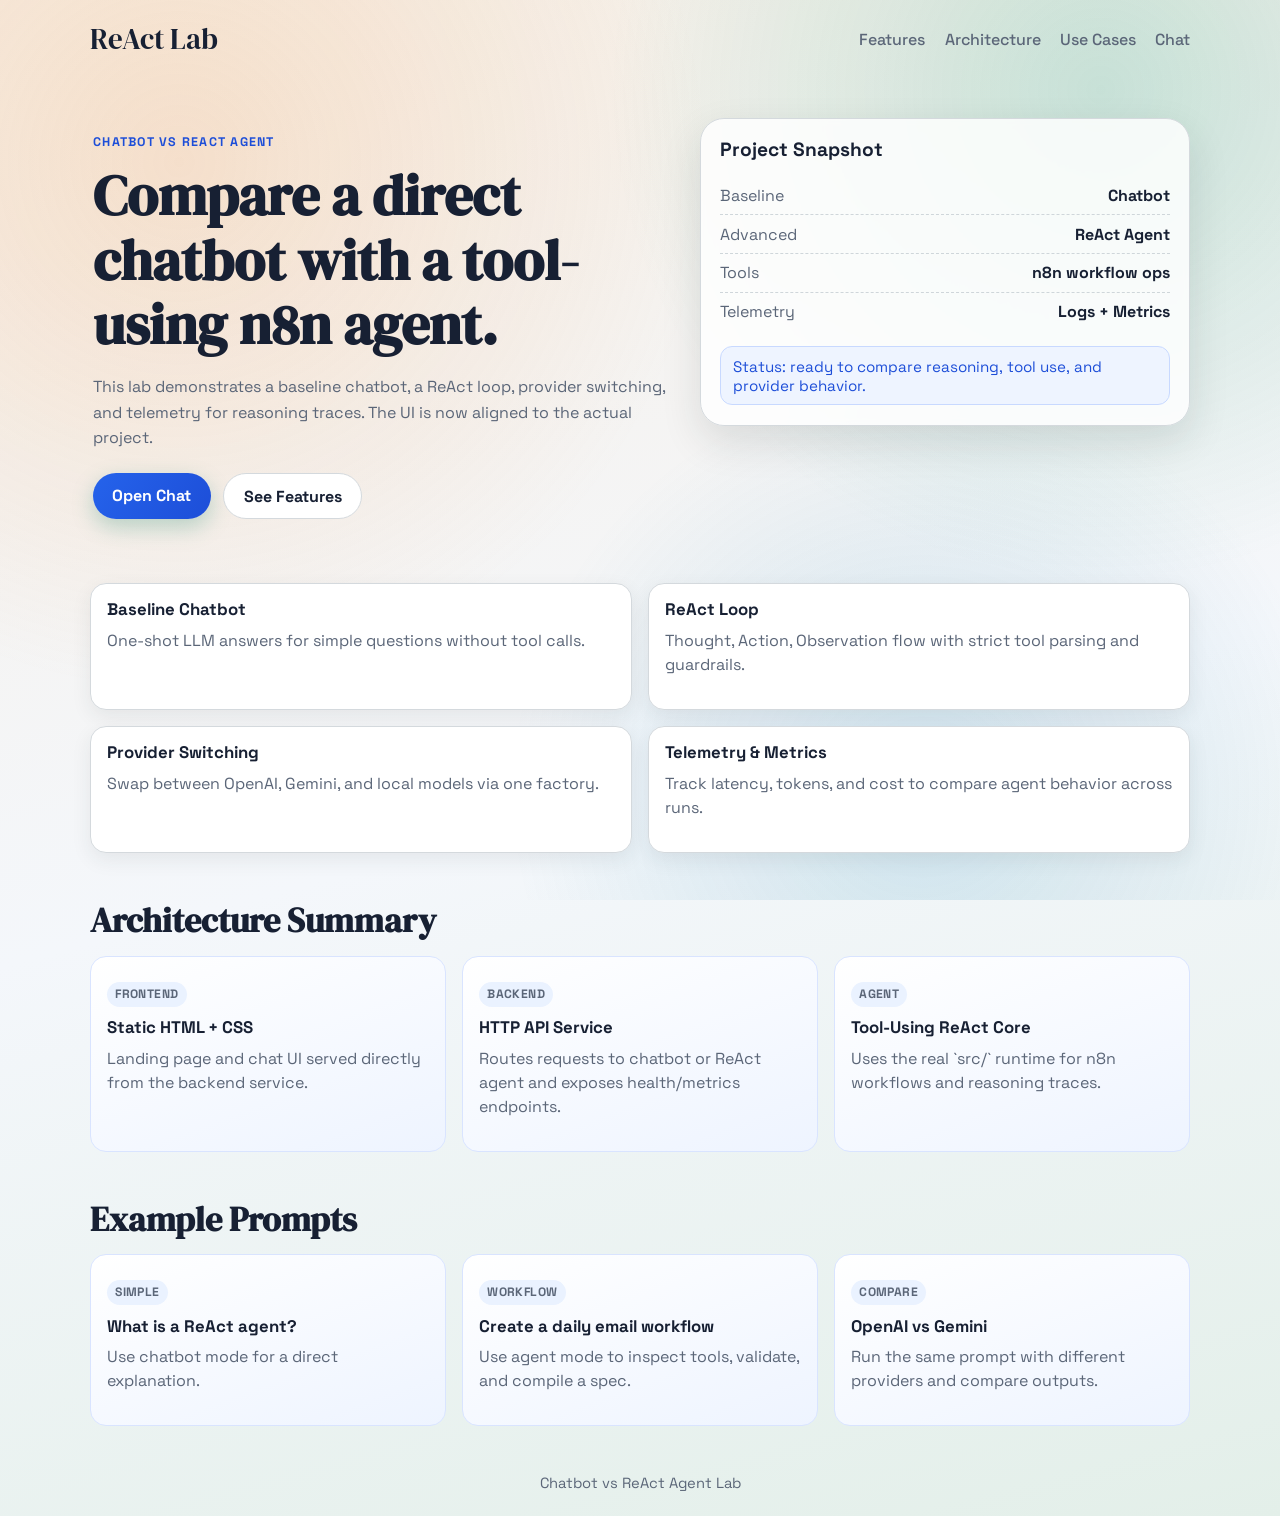
<file: services/frontend/index.html>
<!DOCTYPE html>
<html lang="en">

<head>
    <meta charset="UTF-8" />
    <meta name="viewport" content="width=device-width, initial-scale=1.0" />
    <title>Chatbot vs ReAct Agent Lab</title>
    <link rel="preconnect" href="https://fonts.googleapis.com" />
    <link rel="preconnect" href="https://fonts.gstatic.com" crossorigin />
    <link
        href="https://fonts.googleapis.com/css2?family=Space+Grotesk:wght@400;500;700&family=DM+Serif+Display:ital@0;1&display=swap"
        rel="stylesheet" />
    <link rel="stylesheet" href="styles.css" />
</head>

<body>
    <div class="page-bg" aria-hidden="true"></div>

    <header class="site-header">
        <a class="brand" href="#">ReAct Lab</a>
        <nav class="main-nav" aria-label="Main navigation">
            <a href="#features">Features</a>
            <a href="#architecture">Architecture</a>
            <a href="#cases">Use Cases</a>
            <a href="chat.html">Chat</a>
        </nav>
    </header>

    <main>
        <section class="hero">
            <div class="hero-copy">
                <p class="eyebrow">Chatbot vs ReAct Agent</p>
                <h1>Compare a direct chatbot with a tool-using n8n agent.</h1>
                <p class="lead">
                    This lab demonstrates a baseline chatbot, a ReAct loop, provider switching,
                    and telemetry for reasoning traces. The UI is now aligned to the actual project.
                </p>
                <div class="hero-actions">
                    <a class="btn btn-primary" href="chat.html">Open Chat</a>
                    <a class="btn btn-secondary" href="#features">See Features</a>
                </div>
            </div>

            <aside class="hero-card" id="preview" aria-label="Project preview">
                <h2>Project Snapshot</h2>
                <ul>
                    <li><span>Baseline</span><strong>Chatbot</strong></li>
                    <li><span>Advanced</span><strong>ReAct Agent</strong></li>
                    <li><span>Tools</span><strong>n8n workflow ops</strong></li>
                    <li><span>Telemetry</span><strong>Logs + Metrics</strong></li>
                </ul>
                <p class="status success">Status: ready to compare reasoning, tool use, and provider behavior.</p>
            </aside>
        </section>

        <section class="feature-grid" id="features" aria-label="Core features">
            <article class="feature-card">
                <h3>Baseline Chatbot</h3>
                <p>One-shot LLM answers for simple questions without tool calls.</p>
            </article>
            <article class="feature-card">
                <h3>ReAct Loop</h3>
                <p>Thought, Action, Observation flow with strict tool parsing and guardrails.</p>
            </article>
            <article class="feature-card">
                <h3>Provider Switching</h3>
                <p>Swap between OpenAI, Gemini, and local models via one factory.</p>
            </article>
            <article class="feature-card">
                <h3>Telemetry & Metrics</h3>
                <p>Track latency, tokens, and cost to compare agent behavior across runs.</p>
            </article>
        </section>

        <section class="plans" id="architecture" aria-label="Suggested architecture">
            <h2>Architecture Summary</h2>
            <div class="plan-list">
                <article class="plan-card">
                    <p class="plan-tag">Frontend</p>
                    <h3>Static HTML + CSS</h3>
                    <p>Landing page and chat UI served directly from the backend service.</p>
                </article>
                <article class="plan-card">
                    <p class="plan-tag">Backend</p>
                    <h3>HTTP API Service</h3>
                    <p>Routes requests to chatbot or ReAct agent and exposes health/metrics endpoints.</p>
                </article>
                <article class="plan-card">
                    <p class="plan-tag">Agent</p>
                    <h3>Tool-Using ReAct Core</h3>
                    <p>Uses the real `src/` runtime for n8n workflows and reasoning traces.</p>
                </article>
            </div>
        </section>

        <section class="plans" id="cases" aria-label="Example prompts">
            <h2>Example Prompts</h2>
            <div class="plan-list">
                <article class="plan-card">
                    <p class="plan-tag">Simple</p>
                    <h3>What is a ReAct agent?</h3>
                    <p>Use chatbot mode for a direct explanation.</p>
                </article>
                <article class="plan-card">
                    <p class="plan-tag">Workflow</p>
                    <h3>Create a daily email workflow</h3>
                    <p>Use agent mode to inspect tools, validate, and compile a spec.</p>
                </article>
                <article class="plan-card">
                    <p class="plan-tag">Compare</p>
                    <h3>OpenAI vs Gemini</h3>
                    <p>Run the same prompt with different providers and compare outputs.</p>
                </article>
            </div>
        </section>
    </main>

    <footer class="site-footer">
        <p>Chatbot vs ReAct Agent Lab</p>
    </footer>
</body>

</html>
</file>
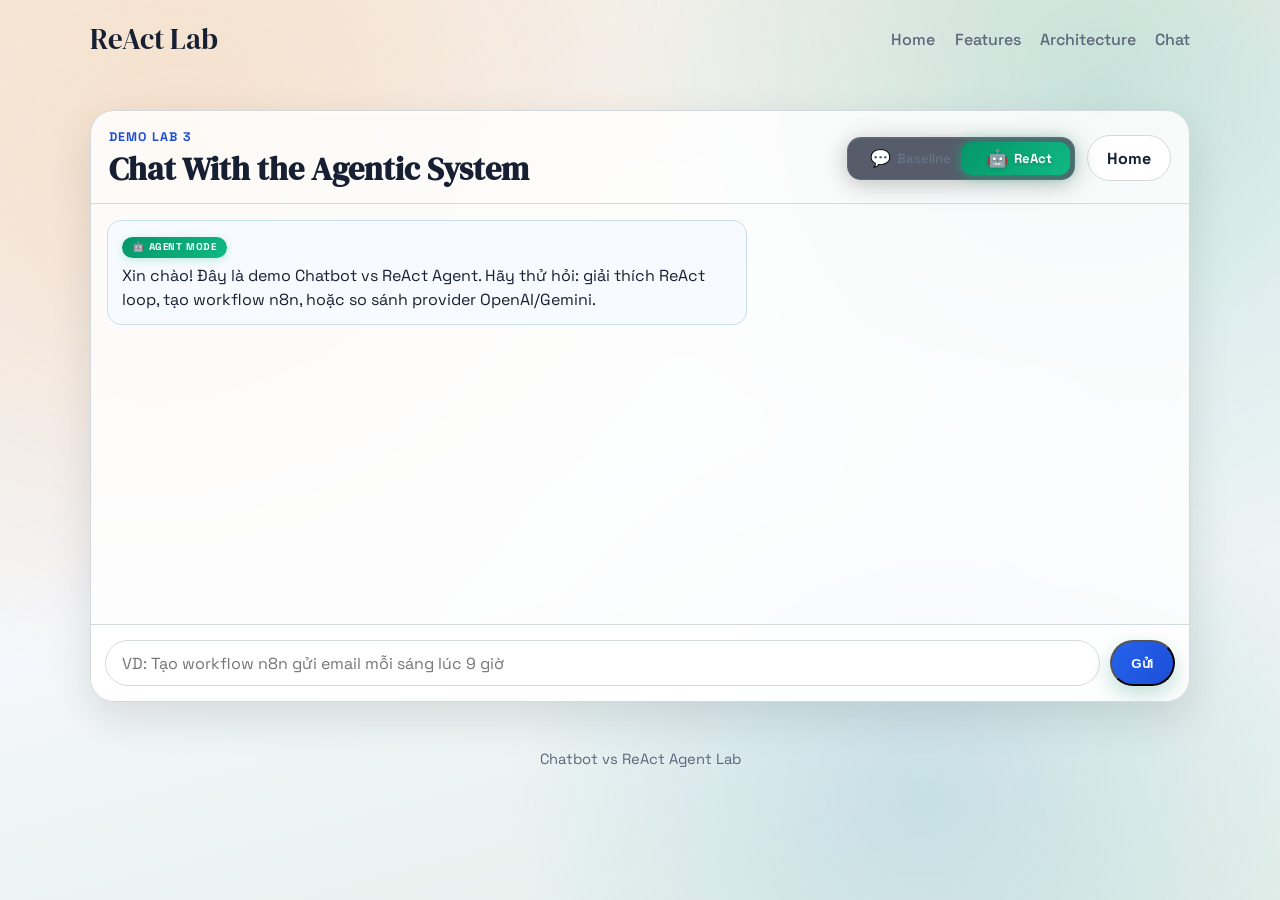
<file: services/frontend/chat.html>
<!DOCTYPE html>
<html lang="en">

<head>
    <meta charset="UTF-8" />
    <meta name="viewport" content="width=device-width, initial-scale=1.0" />
    <title>Chatbot vs ReAct Agent</title>
    <link rel="preconnect" href="https://fonts.googleapis.com" />
    <link rel="preconnect" href="https://fonts.gstatic.com" crossorigin />
    <link
        href="https://fonts.googleapis.com/css2?family=Space+Grotesk:wght@400;500;700&family=DM+Serif+Display:ital@0;1&display=swap"
        rel="stylesheet" />
    <link rel="stylesheet" href="styles.css" />
    <style>
        /* ── Segmented Mode Selector ── */
        .mode-selector {
            position: relative;
            display: inline-flex;
            background: rgba(15, 23, 42, 0.7);
            backdrop-filter: blur(12px);
            -webkit-backdrop-filter: blur(12px);
            border-radius: 14px;
            padding: 4px;
            border: 1px solid rgba(255,255,255,0.08);
            box-shadow: 0 4px 24px rgba(0,0,0,0.25), inset 0 1px 0 rgba(255,255,255,0.05);
        }
        .mode-selector .slider {
            position: absolute;
            top: 4px;
            left: 4px;
            height: calc(100% - 8px);
            width: calc(50% - 4px);
            border-radius: 11px;
            transition: transform 0.35s cubic-bezier(0.4, 0, 0.1, 1), background 0.35s, box-shadow 0.35s;
            z-index: 0;
            pointer-events: none;
        }
        .mode-selector.chatbot-active .slider {
            transform: translateX(0);
            background: linear-gradient(135deg, #6366f1 0%, #818cf8 100%);
            box-shadow: 0 0 16px rgba(99,102,241,0.4), 0 2px 8px rgba(99,102,241,0.3);
        }
        .mode-selector.agent-active .slider {
            transform: translateX(100%);
            background: linear-gradient(135deg, #059669 0%, #10b981 100%);
            box-shadow: 0 0 16px rgba(16,185,129,0.4), 0 2px 8px rgba(16,185,129,0.3);
        }
        .mode-btn {
            position: relative;
            z-index: 1;
            padding: 8px 18px;
            border: none;
            background: transparent;
            color: #64748b;
            font-family: 'Space Grotesk', sans-serif;
            font-size: 0.82rem;
            font-weight: 500;
            cursor: pointer;
            transition: color 0.3s, transform 0.15s;
            display: flex;
            align-items: center;
            gap: 6px;
            white-space: nowrap;
            border-radius: 11px;
        }
        .mode-btn:hover { color: #cbd5e1; }
        .mode-btn:active { transform: scale(0.96); }
        .mode-btn.active {
            color: #fff;
            font-weight: 700;
            text-shadow: 0 1px 4px rgba(0,0,0,0.2);
        }
        .mode-btn .icon {
            font-size: 1.05rem;
            line-height: 1;
        }
        /* Pulse on switch */
        @keyframes mode-pulse {
            0% { transform: scale(1); }
            50% { transform: scale(1.04); }
            100% { transform: scale(1); }
        }
        .mode-selector.just-switched {
            animation: mode-pulse 0.35s ease;
        }

        /* ── Mode badge on messages ── */
        .mode-badge {
            display: inline-flex;
            align-items: center;
            gap: 4px;
            font-size: 0.62rem;
            font-weight: 700;
            letter-spacing: 0.06em;
            padding: 3px 10px;
            border-radius: 999px;
            margin-bottom: 6px;
            text-transform: uppercase;
        }
        .mode-badge.agent {
            background: linear-gradient(135deg, #059669, #10b981);
            color: #fff;
            box-shadow: 0 2px 8px rgba(16,185,129,0.25);
        }
        .mode-badge.chatbot {
            background: linear-gradient(135deg, #6366f1, #818cf8);
            color: #fff;
            box-shadow: 0 2px 8px rgba(99,102,241,0.25);
        }

        /* ── Header layout ── */
        .chat-header {
            display: flex;
            align-items: center;
            justify-content: space-between;
            flex-wrap: wrap;
            gap: 12px;
        }
        .chat-header-actions {
            display: flex;
            align-items: center;
            gap: 12px;
        }
    </style>
</head>

<body>
    <div class="page-bg" aria-hidden="true"></div>

    <header class="site-header">
        <a class="brand" href="index.html">ReAct Lab</a>
        <nav class="main-nav" aria-label="Main navigation">
            <a href="index.html">Home</a>
            <a href="index.html#features">Features</a>
            <a href="index.html#architecture">Architecture</a>
            <a href="chat.html">Chat</a>
        </nav>
    </header>

    <main class="chat-page">
        <section class="chat-shell" aria-label="Chatbot vs ReAct Agent demo">
            <div class="chat-header">
                <div>
                    <p class="eyebrow">Demo Lab 3</p>
                    <h1>Chat With the Agentic System</h1>
                </div>
                <div class="chat-header-actions">
                    <div class="mode-selector agent-active" id="mode-selector" role="radiogroup" aria-label="Chat mode">
                        <div class="slider"></div>
                        <button class="mode-btn" id="btn-chatbot" role="radio" aria-checked="false" data-mode="chatbot">
                            <span class="icon">💬</span> Baseline
                        </button>
                        <button class="mode-btn active" id="btn-agent" role="radio" aria-checked="true" data-mode="agent">
                            <span class="icon">🤖</span> ReAct
                        </button>
                    </div>
                    <a class="btn btn-secondary" href="index.html">Home</a>
                </div>
            </div>

            <div class="chat-window" id="chat-window" role="log" aria-live="polite">
                <article class="bubble bubble-agent">
                    <div class="mode-badge agent">🤖 Agent Mode</div>
                    <p>
                        Xin chào! Đây là demo Chatbot vs ReAct Agent. Hãy thử hỏi:
                        giải thích ReAct loop, tạo workflow n8n, hoặc so sánh provider OpenAI/Gemini.
                    </p>
                </article>
            </div>

            <form class="chat-input-area" id="chat-form" action="#" method="get">
                <label for="trip-message" class="sr-only">Message</label>
                <input id="trip-message" name="message" type="text"
                    placeholder="VD: Tạo workflow n8n gửi email mỗi sáng lúc 9 giờ"
                    aria-label="Type your prompt" autocomplete="off" />
                <button class="btn btn-primary" type="submit" id="send-btn">Gửi</button>
            </form>
        </section>
    </main>

    <footer class="site-footer">
        <p>Chatbot vs ReAct Agent Lab</p>
    </footer>

    <script>
        const API_URL = window.location.origin + "/api/chat";
        const chatWindow = document.getElementById("chat-window");
        const chatForm = document.getElementById("chat-form");
        const messageInput = document.getElementById("trip-message");
        const sendBtn = document.getElementById("send-btn");

        // Mode selector elements
        const modeSelector = document.getElementById("mode-selector");
        const btnChatbot = document.getElementById("btn-chatbot");
        const btnAgent = document.getElementById("btn-agent");
        let currentMode = "agent";

        function setMode(mode) {
            currentMode = mode;
            const isAgent = mode === "agent";

            modeSelector.className = `mode-selector ${mode}-active just-switched`;
            btnAgent.classList.toggle("active", isAgent);
            btnAgent.setAttribute("aria-checked", isAgent);
            btnChatbot.classList.toggle("active", !isAgent);
            btnChatbot.setAttribute("aria-checked", !isAgent);

            // Remove animation class after it finishes
            setTimeout(() => modeSelector.classList.remove("just-switched"), 350);

            // Show notification
            const note = document.createElement("article");
            note.className = "bubble bubble-trace";
            note.innerHTML = `<p style="text-align:center;font-size:0.8rem;color:#94a3b8;">
                Chuyển sang chế độ <strong>${isAgent ? "🤖 Agent (ReAct + Tools)" : "💬 Chatbot (Baseline)"}</strong>
            </p>`;
            chatWindow.appendChild(note);
            chatWindow.scrollTop = chatWindow.scrollHeight;
        }

        btnChatbot.addEventListener("click", () => { if (currentMode !== "chatbot") setMode("chatbot"); });
        btnAgent.addEventListener("click", () => { if (currentMode !== "agent") setMode("agent"); });

        function addBubble(text, type, mode) {
            const article = document.createElement("article");
            article.className = `bubble bubble-${type}`;

            // Add mode badge for agent/chatbot responses
            if (type === "agent" && mode) {
                const badge = document.createElement("div");
                badge.className = `mode-badge ${mode}`;
                badge.textContent = mode === "agent" ? "🤖 Agent" : "💬 Chatbot";
                article.appendChild(badge);
            }

            const p = document.createElement("p");
            p.innerHTML = text
                .replace(/\*\*(.*?)\*\*/g, "<strong>$1</strong>")
                .replace(/\n/g, "<br>");
            article.appendChild(p);
            chatWindow.appendChild(article);
            chatWindow.scrollTop = chatWindow.scrollHeight;
            return article;
        }

        function addTraceBubble(traces) {
            if (!traces || traces.length === 0) return;
            const article = document.createElement("article");
            article.className = "bubble bubble-trace";
            let html = '<details><summary>🔍 Quá Trình Suy Luận (' + traces.length + ' bước)</summary><ol>';
            traces.forEach(t => {
                html += '<li>';
                if (t.thought) html += '<em>Suy nghĩ:</em> ' + t.thought.replace(/\n/g, '<br>') + '<br>';
                if (t.action) html += '<strong>Hành động:</strong> ' + t.action + '<br>';
                if (t.observation) html += '<span style="color:#6c757d">Kết quả:</span> ' + t.observation.replace(/\n/g, '<br>');
                html += '</li>';
            });
            html += '</ol></details>';
            article.innerHTML = html;
            chatWindow.appendChild(article);
            chatWindow.scrollTop = chatWindow.scrollHeight;
        }

        function setLoading(loading) {
            sendBtn.disabled = loading;
            sendBtn.textContent = loading ? "Đang suy nghĩ..." : "Gửi";
            messageInput.disabled = loading;
        }

        chatForm.addEventListener("submit", async (e) => {
            e.preventDefault();
            const message = messageInput.value.trim();
            if (!message) return;

            addBubble(message, "user");
            messageInput.value = "";
            setLoading(true);

            const modeLabel = currentMode === "agent" ? "🤖 Agent đang suy luận..." : "💬 Chatbot đang trả lời...";
            const typingBubble = addBubble(modeLabel, "agent typing");

            try {
                const response = await fetch(API_URL, {
                    method: "POST",
                    headers: { "Content-Type": "application/json" },
                    body: JSON.stringify({ message, mode: currentMode }),
                });

                const data = await response.json();
                typingBubble.remove();

                if (data.error) {
                    addBubble("❌ Error: " + data.error, "agent", currentMode);
                } else {
                    addBubble(data.reply, "agent", data.mode || currentMode);
                    if (data.traces && data.traces.length > 0) {
                        addTraceBubble(data.traces);
                    }
                }
            } catch (err) {
                typingBubble.remove();
                addBubble("❌ Không thể kết nối server. Hãy chắc chắn backend đang chạy trên port 8000.", "agent", currentMode);
            }

            setLoading(false);
            messageInput.focus();
        });
    </script>
</body>

</html>
</file>
<file: services/frontend/styles.css>
:root {
    --bg-top: #f6efe6;
    --bg-mid: #f4f7fb;
    --bg-bottom: #e3efe9;
    --ink: #172033;
    --ink-soft: #5b6678;
    --surface: #ffffffd1;
    --surface-strong: #ffffff;
    --line: #d4d9dd;
    --accent: #2563eb;
    --accent-strong: #1d4ed8;
    --highlight: #f59e0b;
    --shadow: 0 16px 40px rgba(25, 38, 42, 0.12);
    --radius-lg: 24px;
    --radius-md: 16px;
}

* {
    box-sizing: border-box;
}

body {
    margin: 0;
    font-family: "Space Grotesk", "Segoe UI", sans-serif;
    color: var(--ink);
    min-height: 100vh;
    background: linear-gradient(165deg, var(--bg-top) 0%, var(--bg-mid) 52%, var(--bg-bottom) 100%);
}

.page-bg {
    position: fixed;
    inset: 0;
    pointer-events: none;
    z-index: -1;
    background-image:
        radial-gradient(circle at 14% 18%, rgba(245, 155, 79, 0.2), transparent 40%),
        radial-gradient(circle at 86% 10%, rgba(15, 157, 122, 0.2), transparent 36%),
        radial-gradient(circle at 72% 88%, rgba(23, 130, 180, 0.16), transparent 34%);
}

.site-header,
.hero,
.feature-grid,
.plans,
.site-footer {
    width: min(1100px, calc(100% - 3rem));
    margin-inline: auto;
}

.site-header {
    padding: 1.2rem 0;
    display: flex;
    justify-content: space-between;
    align-items: center;
}

.brand {
    font-family: "DM Serif Display", Georgia, serif;
    font-size: 1.8rem;
    color: var(--ink);
    text-decoration: none;
}

.main-nav {
    display: flex;
    gap: 1.2rem;
}

.main-nav a {
    color: var(--ink-soft);
    text-decoration: none;
    font-weight: 500;
}

.main-nav a:hover {
    color: var(--accent-strong);
}

.hero {
    margin-top: 2.5rem;
    display: grid;
    grid-template-columns: 1.2fr 1fr;
    gap: 1.4rem;
    align-items: start;
}

.hero-copy {
    padding: 1rem 0.2rem;
}

.eyebrow {
    margin: 0;
    color: var(--accent-strong);
    letter-spacing: 0.1em;
    text-transform: uppercase;
    font-size: 0.78rem;
    font-weight: 700;
}

h1,
h2,
h3 {
    margin: 0;
    line-height: 1.15;
}

h1 {
    margin-top: 0.85rem;
    font-family: "DM Serif Display", Georgia, serif;
    font-size: clamp(2.1rem, 4.4vw, 3.7rem);
}

.lead {
    margin-top: 1rem;
    color: var(--ink-soft);
    max-width: 58ch;
    line-height: 1.6;
}

.hero-actions {
    margin-top: 1.4rem;
    display: flex;
    flex-wrap: wrap;
    gap: 0.8rem;
}

.btn {
    text-decoration: none;
    border-radius: 999px;
    padding: 0.72rem 1.2rem;
    font-weight: 700;
    transition: transform 0.2s ease, box-shadow 0.2s ease;
}

.btn:hover {
    transform: translateY(-1px);
}

.btn-primary {
    color: #fff;
    background: linear-gradient(125deg, var(--accent) 0%, var(--accent-strong) 100%);
    box-shadow: 0 8px 22px rgba(7, 123, 95, 0.26);
}

.btn-secondary {
    color: var(--ink);
    background: var(--surface-strong);
    border: 1px solid var(--line);
}

.hero-card {
    background: var(--surface);
    border: 1px solid var(--line);
    border-radius: var(--radius-lg);
    padding: 1.2rem;
    backdrop-filter: blur(3px);
    box-shadow: var(--shadow);
    animation: rise-in 500ms ease;
}

.hero-card h2 {
    font-size: 1.2rem;
}

.hero-card ul {
    margin: 1rem 0;
    padding: 0;
    list-style: none;
}

.hero-card li {
    display: flex;
    justify-content: space-between;
    padding: 0.52rem 0;
    border-bottom: 1px dashed #cfd6da;
}

.hero-card li:last-child {
    border-bottom: 0;
}

.hero-card span {
    color: var(--ink-soft);
}

.status {
    margin: 0;
    padding: 0.6rem 0.7rem;
    border-radius: 12px;
    font-size: 0.95rem;
}

.status.success {
    background: #eef4ff;
    color: #1d4ed8;
    border: 1px solid #c8d9ff;
}

.feature-grid {
    margin-top: 3rem;
    display: grid;
    grid-template-columns: repeat(2, minmax(0, 1fr));
    gap: 1rem;
}

.feature-card {
    background: var(--surface-strong);
    border: 1px solid var(--line);
    border-radius: var(--radius-md);
    padding: 1rem;
    box-shadow: 0 7px 20px rgba(35, 47, 52, 0.08);
}

.feature-card h3 {
    font-size: 1.05rem;
}

.feature-card p {
    margin-top: 0.6rem;
    color: var(--ink-soft);
    line-height: 1.5;
}

.plans {
    margin-top: 3rem;
}

.plans h2 {
    font-family: "DM Serif Display", Georgia, serif;
    font-size: clamp(1.5rem, 3vw, 2.1rem);
}

.plan-list {
    margin-top: 1rem;
    display: grid;
    grid-template-columns: repeat(3, minmax(0, 1fr));
    gap: 1rem;
}

.plan-card {
    background: linear-gradient(160deg, #ffffff 0%, #eef4ff 100%);
    border: 1px solid #d9e4ff;
    border-radius: var(--radius-md);
    padding: 1rem;
}

.plan-tag {
    margin: 0;
    display: inline-block;
    padding: 0.22rem 0.52rem;
    border-radius: 999px;
    background: #eaf2ff;
    color: #1d4ed8;
    font-size: 0.76rem;
    font-weight: 700;
    letter-spacing: 0.03em;
    text-transform: uppercase;
}

.plan-card h3 {
    margin-top: 0.72rem;
    font-size: 1.05rem;
}

.plan-card p {
    margin-top: 0.55rem;
    color: var(--ink-soft);
    line-height: 1.5;
}

.site-footer {
    margin: 3rem auto 1.5rem;
    text-align: center;
    color: var(--ink-soft);
    font-size: 0.92rem;
}

.chat-page {
    width: min(1100px, calc(100% - 3rem));
    margin: 2rem auto 0;
}

.chat-shell {
    background: var(--surface);
    border: 1px solid var(--line);
    border-radius: var(--radius-lg);
    box-shadow: var(--shadow);
    backdrop-filter: blur(3px);
    overflow: hidden;
}

.chat-header {
    padding: 1.1rem 1.1rem 1rem;
    display: flex;
    justify-content: space-between;
    align-items: center;
    gap: 1rem;
    border-bottom: 1px solid var(--line);
}

.chat-header h1 {
    margin-top: 0.35rem;
    font-family: "DM Serif Display", Georgia, serif;
    font-size: clamp(1.35rem, 3vw, 2rem);
}

.chat-window {
    padding: 1rem;
    min-height: 420px;
    max-height: 58vh;
    overflow-y: auto;
    display: flex;
    flex-direction: column;
    gap: 0.8rem;
}

.bubble {
    max-width: min(78%, 640px);
    padding: 0.75rem 0.9rem;
    border-radius: 14px;
    line-height: 1.5;
    border: 1px solid transparent;
}

.bubble p {
    margin: 0;
}

.bubble-agent {
    align-self: flex-start;
    background: #f7fbff;
    border-color: #c7def1;
}

.bubble-user {
    align-self: flex-end;
    background: #eaf7ef;
    border-color: #b9e7d7;
}

.chat-input-area {
    padding: 0.9rem;
    border-top: 1px solid var(--line);
    display: flex;
    gap: 0.65rem;
    background: #ffffffd9;
}

.chat-input-area input {
    flex: 1;
    border: 1px solid var(--line);
    border-radius: 999px;
    padding: 0.74rem 0.95rem;
    font: inherit;
    color: var(--ink);
    background: #fff;
}

.chat-input-area input:focus {
    outline: 2px solid #9bb7ff;
    outline-offset: 1px;
}

.sr-only {
    position: absolute;
    width: 1px;
    height: 1px;
    padding: 0;
    margin: -1px;
    overflow: hidden;
    clip: rect(0, 0, 0, 0);
    white-space: nowrap;
    border: 0;
}

@keyframes rise-in {
    from {
        opacity: 0;
        transform: translateY(10px);
    }

    to {
        opacity: 1;
        transform: translateY(0);
    }
}

@media (max-width: 900px) {
    .hero {
        grid-template-columns: 1fr;
    }

    .feature-grid {
        grid-template-columns: 1fr;
    }

    .plan-list {
        grid-template-columns: 1fr;
    }
}

@media (max-width: 620px) {

    .site-header,
    .hero,
    .feature-grid,
    .plans,
    .site-footer {
        width: min(1100px, calc(100% - 1.4rem));
    }

    .main-nav {
        gap: 0.75rem;
        font-size: 0.92rem;
    }

    .brand {
        font-size: 1.5rem;
    }

    .chat-page {
        width: min(1100px, calc(100% - 1.4rem));
        margin-top: 1rem;
    }

    .chat-header {
        flex-direction: column;
        align-items: flex-start;
    }

    .bubble {
        max-width: 100%;
    }

    .chat-input-area {
        flex-direction: column;
    }
}

/* === Agent Trace Bubble === */
.bubble-trace {
    align-self: flex-start;
    max-width: 90%;
    background: #fefcf7;
    border-color: #e8dcc8;
    font-size: 0.88rem;
}

.bubble-trace details {
    cursor: pointer;
}

.bubble-trace summary {
    font-weight: 700;
    color: var(--accent-strong);
    padding: 0.3rem 0;
}

.bubble-trace ol {
    margin: 0.5rem 0 0;
    padding-left: 1.2rem;
}

.bubble-trace li {
    margin-bottom: 0.6rem;
    padding-bottom: 0.6rem;
    border-bottom: 1px dashed #e0dcd4;
    line-height: 1.5;
}

.bubble-trace li:last-child {
    border-bottom: none;
}

/* === Typing indicator === */
.bubble.typing {
    opacity: 0.7;
    animation: pulse 1.2s ease-in-out infinite;
}

@keyframes pulse {
    0%, 100% { opacity: 0.5; }
    50% { opacity: 1; }
}

/* === Disabled button state === */
.btn:disabled {
    opacity: 0.6;
    cursor: not-allowed;
    transform: none !important;
}

.chat-input-area input:disabled {
    background: #f0f0f0;
}
</file>
